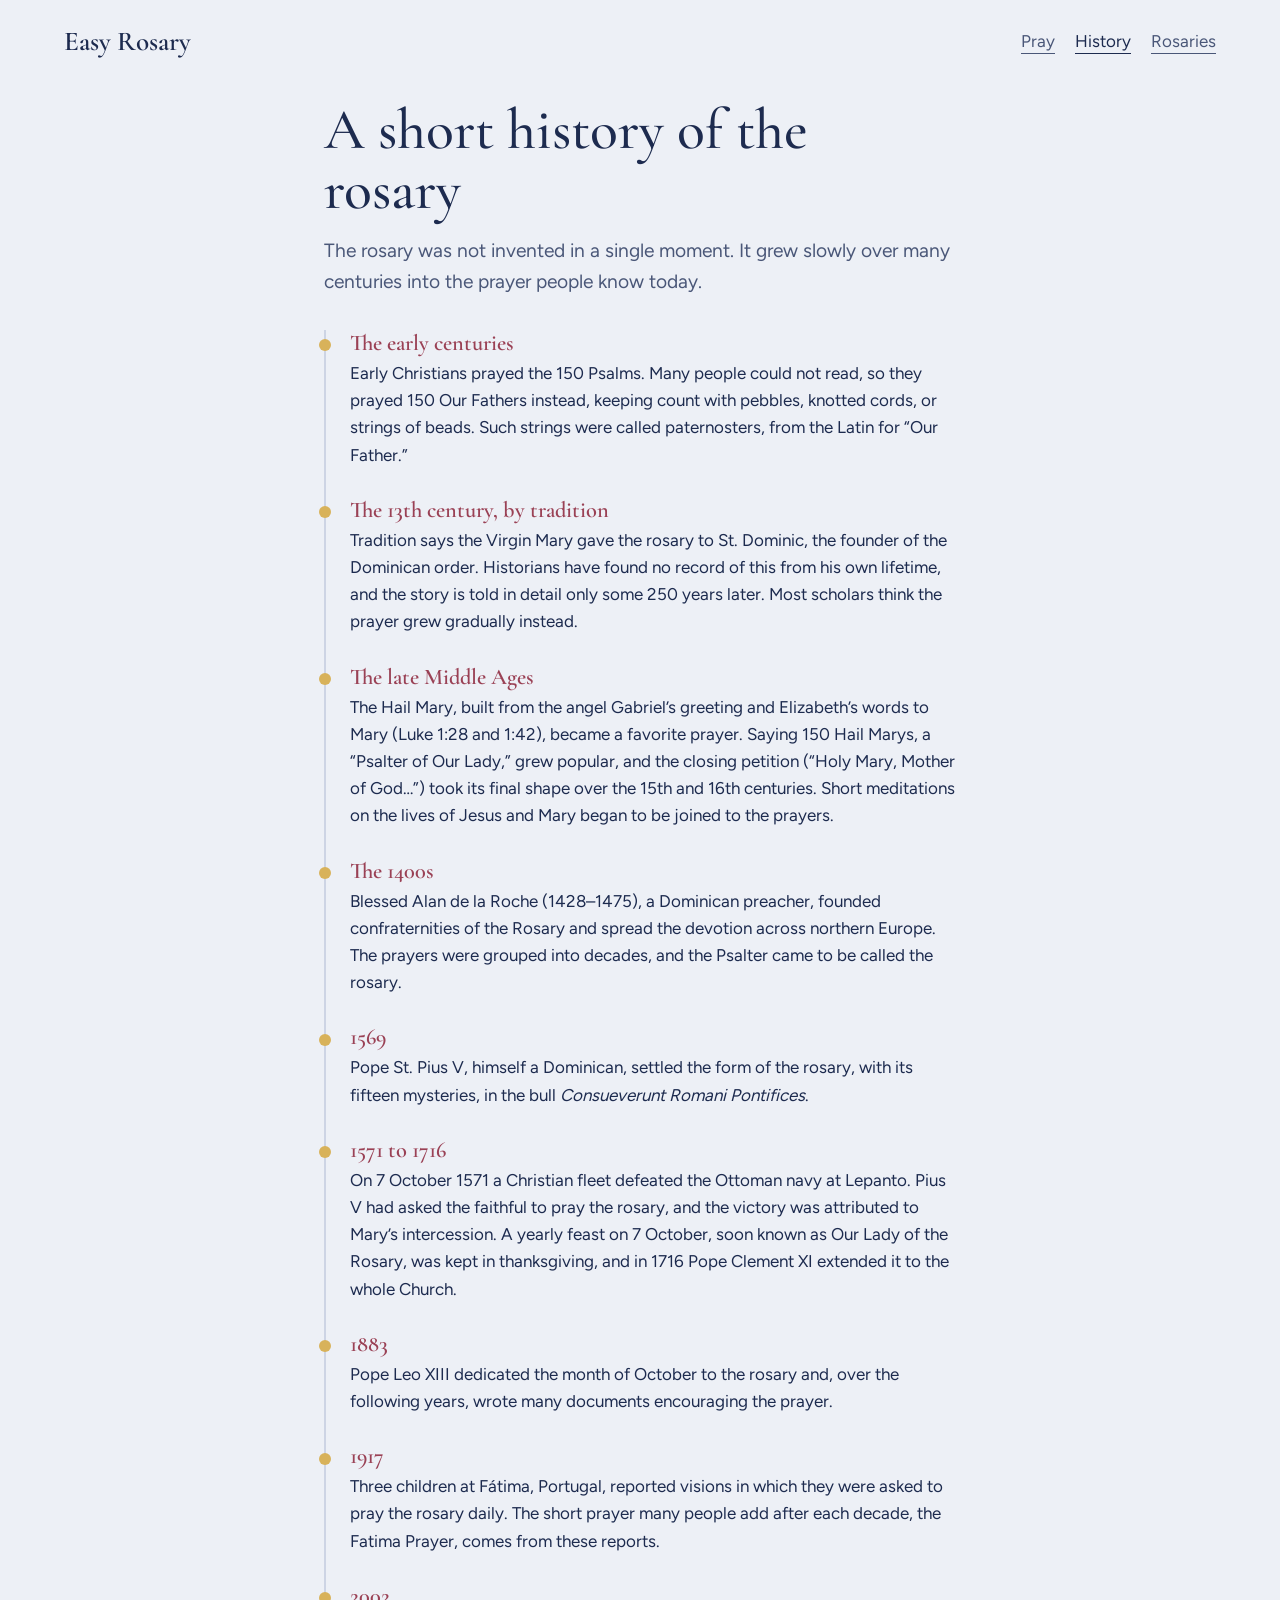
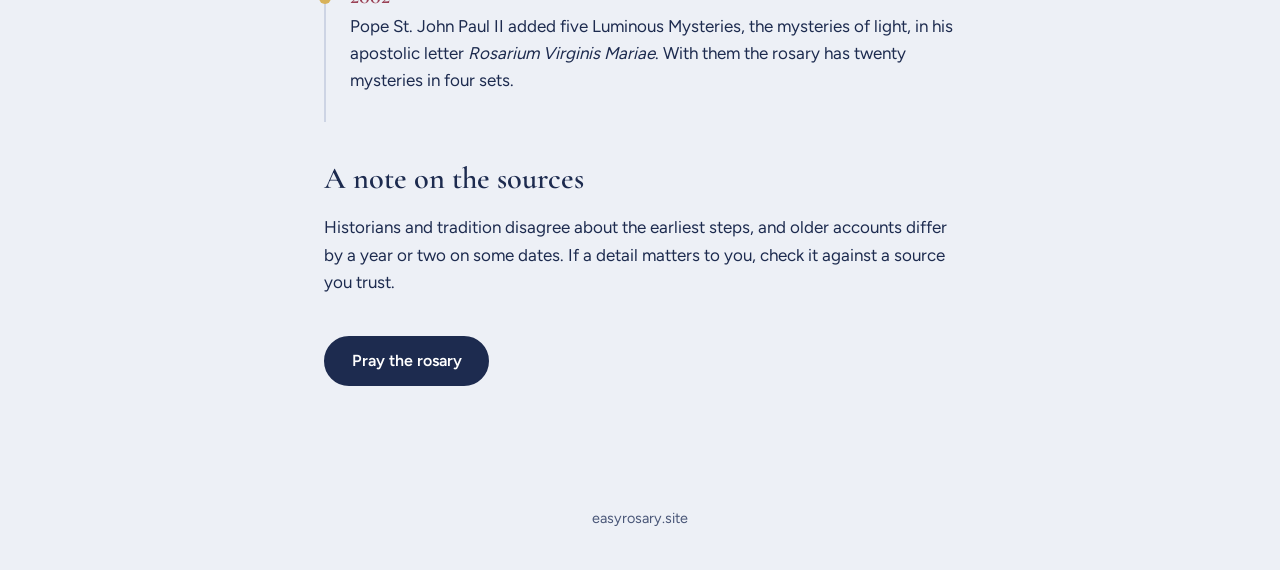
<file: history.html>
<!doctype html>
<html lang="en">
<head>
            <!-- Google tag (gtag.js) -->
<script async src="https://www.googletagmanager.com/gtag/js?id=G-B02FFT8TKE"></script>
<script>
  window.dataLayer = window.dataLayer || [];
  function gtag(){dataLayer.push(arguments);}
  gtag('js', new Date());

  gtag('config', 'G-B02FFT8TKE');
</script>
  <meta charset="utf-8">
  <meta name="viewport" content="width=device-width, initial-scale=1">
  <title>A Short History of the Rosary | Easy Rosary</title>
  <meta name="description" content="How the rosary grew over many centuries, from counting prayers on knotted cords to the twenty mysteries prayed today.">
  <meta property="og:type" content="website">
  <meta property="og:site_name" content="Easy Rosary">
  <meta property="og:title" content="A Short History of the Rosary | Easy Rosary">
  <meta property="og:description" content="How the rosary grew over many centuries, from counting prayers on knotted cords to the twenty mysteries prayed today.">
  <meta property="og:url" content="https://easyrosary.site/history">
  <meta property="og:image" content="https://easyrosary.site/icons/og-image.png">
  <meta property="og:image:width" content="1200">
  <meta property="og:image:height" content="630">
  <meta property="og:image:alt" content="Easy Rosary: a simple guide to praying the rosary">
  <meta name="twitter:card" content="summary_large_image">
  <link rel="canonical" href="https://easyrosary.site/history">
  <link rel="icon" href="data:image/svg+xml,%3Csvg xmlns='http://www.w3.org/2000/svg' viewBox='0 0 32 32'%3E%3Crect width='32' height='32' rx='7' fill='%231D2B4F'/%3E%3Cpath d='M14 5h4v7h6v4h-6v11h-4V16H8v-4h6z' fill='%23D8B25A'/%3E%3C/svg%3E">
  <link rel="preload" href="fonts/figtree-latin-400-normal.woff2" as="font" type="font/woff2" crossorigin>
  <link rel="preload" href="fonts/cormorant-garamond-latin-600-normal.woff2" as="font" type="font/woff2" crossorigin>
  <link rel="stylesheet" href="css/styles.css">
  <link rel="manifest" href="manifest.webmanifest">
  <link rel="apple-touch-icon" href="icons/apple-touch-icon.png">
  <meta name="theme-color" content="#EDF0F6" media="(prefers-color-scheme: light)">
  <meta name="theme-color" content="#101830" media="(prefers-color-scheme: dark)">
  <script src="js/pwa.js" defer></script>
</head>
<body>
  <a class="skip" href="#main">Skip to content</a>
  <header class="site-header">
    <a class="brand" href="home">Easy Rosary</a>
    <nav aria-label="Main"><a href="pray">Pray</a><a href="history" aria-current="page">History</a><a href="rosaries">Rosaries</a></nav>
  </header>

  <main id="main" class="page">
    <h1>A short history of the rosary</h1>
    <p class="lead">The rosary was not invented in a single moment. It grew slowly over many centuries into the prayer people know today.</p>

    <ol class="timeline">
      <li>
        <span class="when">The early centuries</span>
        <p>Early Christians prayed the 150 Psalms. Many people could not read, so they prayed 150 Our Fathers instead, keeping count with pebbles, knotted cords, or strings of beads. Such strings were called paternosters, from the Latin for “Our Father.”</p>
      </li>
      <li>
        <span class="when">The 13th century, by tradition</span>
        <p>Tradition says the Virgin Mary gave the rosary to St. Dominic, the founder of the Dominican order. Historians have found no record of this from his own lifetime, and the story is told in detail only some 250 years later. Most scholars think the prayer grew gradually instead.</p>
      </li>
      <li>
        <span class="when">The late Middle Ages</span>
        <p>The Hail Mary, built from the angel Gabriel’s greeting and Elizabeth’s words to Mary (Luke 1:28 and 1:42), became a favorite prayer. Saying 150 Hail Marys, a “Psalter of Our Lady,” grew popular, and the closing petition (“Holy Mary, Mother of God…”) took its final shape over the 15th and 16th centuries. Short meditations on the lives of Jesus and Mary began to be joined to the prayers.</p>
      </li>
      <li>
        <span class="when">The 1400s</span>
        <p>Blessed Alan de la Roche (1428–1475), a Dominican preacher, founded confraternities of the Rosary and spread the devotion across northern Europe. The prayers were grouped into decades, and the Psalter came to be called the rosary.</p>
      </li>
      <li>
        <span class="when">1569</span>
        <p>Pope St. Pius V, himself a Dominican, settled the form of the rosary, with its fifteen mysteries, in the bull <em>Consueverunt Romani Pontifices</em>.</p>
      </li>
      <li>
        <span class="when">1571 to 1716</span>
        <p>On 7 October 1571 a Christian fleet defeated the Ottoman navy at Lepanto. Pius V had asked the faithful to pray the rosary, and the victory was attributed to Mary’s intercession. A yearly feast on 7 October, soon known as Our Lady of the Rosary, was kept in thanksgiving, and in 1716 Pope Clement XI extended it to the whole Church.</p>
      </li>
      <li>
        <span class="when">1883</span>
        <p>Pope Leo XIII dedicated the month of October to the rosary and, over the following years, wrote many documents encouraging the prayer.</p>
      </li>
      <li>
        <span class="when">1917</span>
        <p>Three children at Fátima, Portugal, reported visions in which they were asked to pray the rosary daily. The short prayer many people add after each decade, the Fatima Prayer, comes from these reports.</p>
      </li>
      <li>
        <span class="when">2002</span>
        <p>Pope St. John Paul II added five Luminous Mysteries, the mysteries of light, in his apostolic letter <em>Rosarium Virginis Mariae</em>. With them the rosary has twenty mysteries in four sets.</p>
      </li>
    </ol>

    <h2>A note on the sources</h2>
    <p>Historians and tradition disagree about the earliest steps, and older accounts differ by a year or two on some dates. If a detail matters to you, check it against a source you trust.</p>

    <p class="page-cta"><a class="btn" href="pray">Pray the rosary</a></p>
  </main>

  <footer class="site-footer">easyrosary.site</footer>
</body>
</html>
</file>
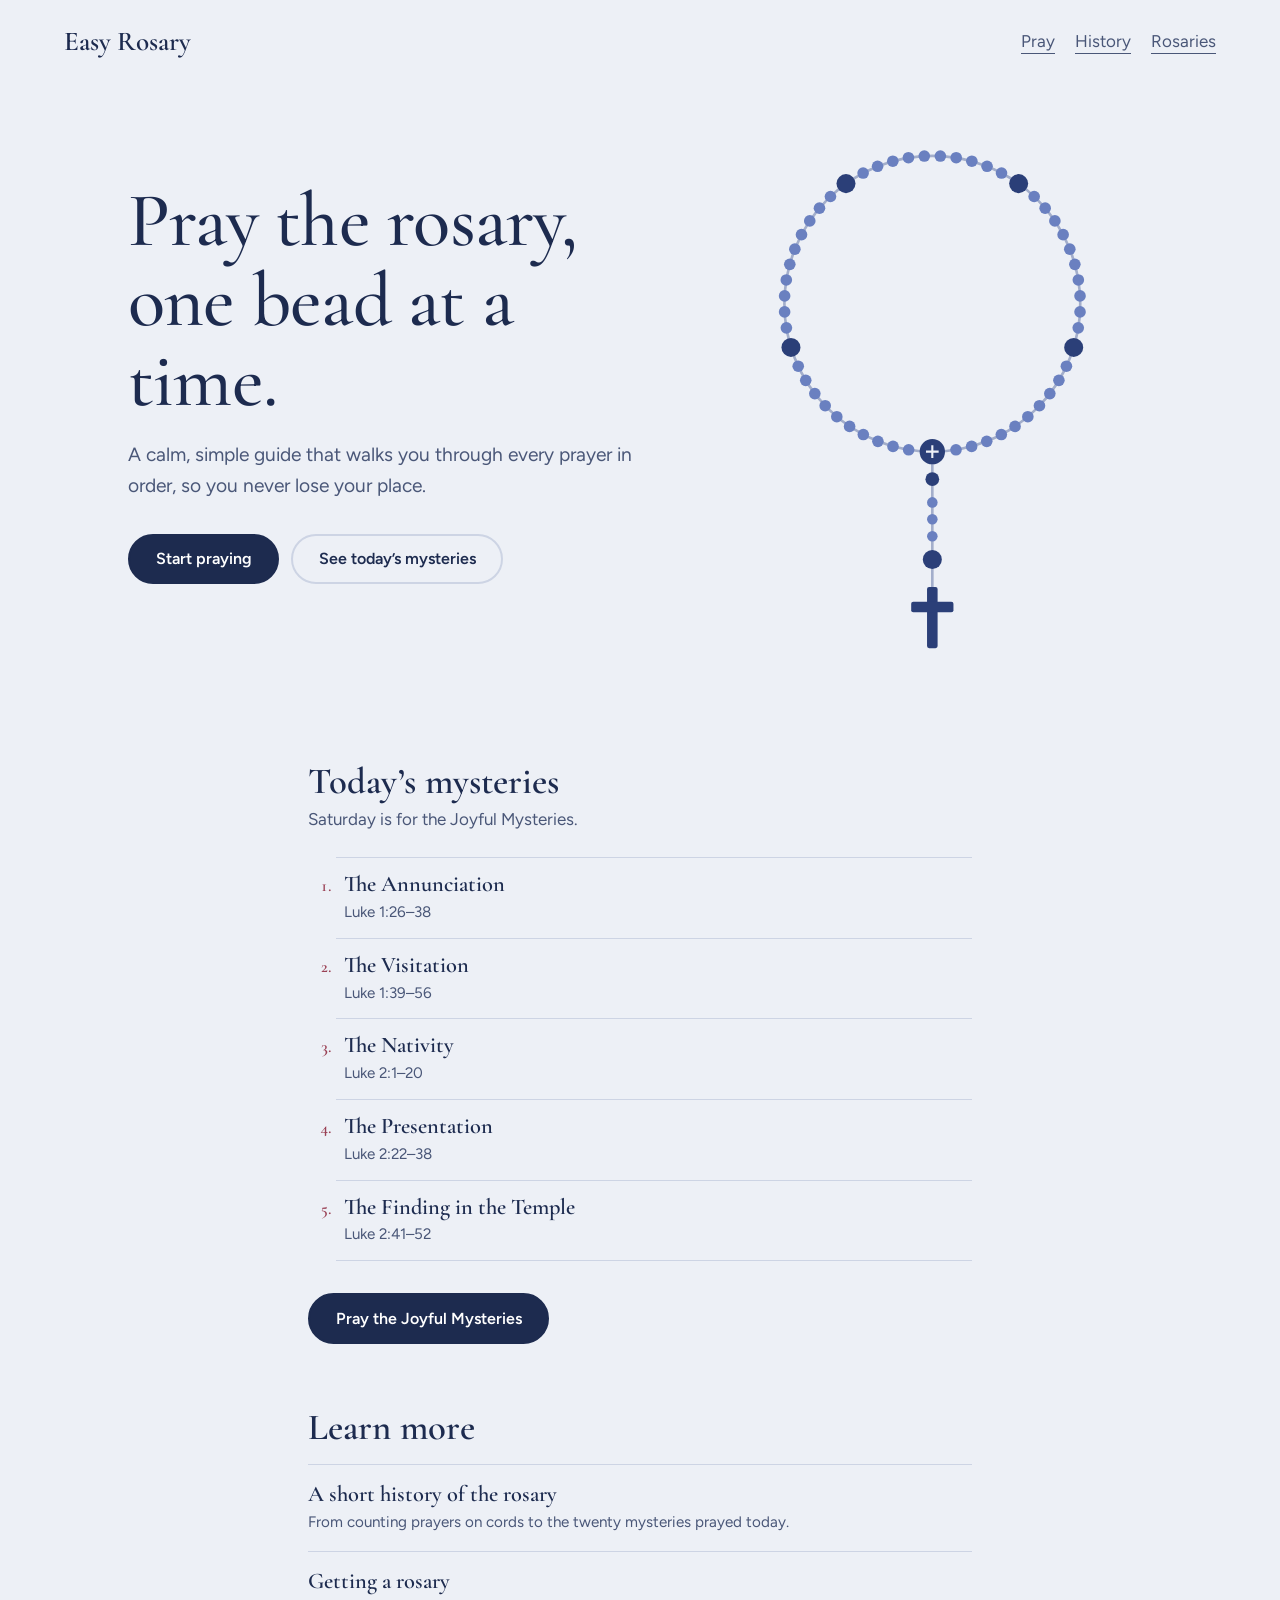
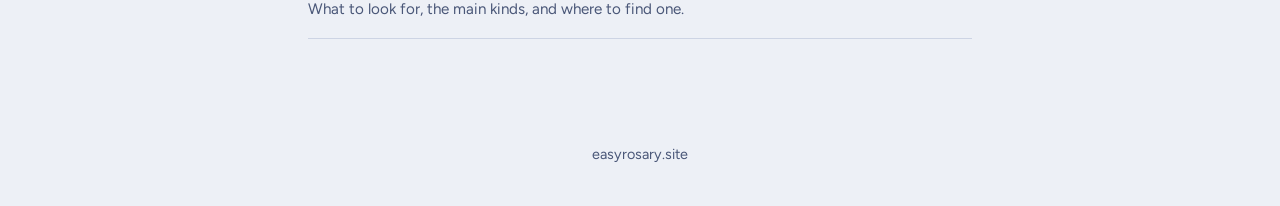
<file: home.html>
<!doctype html>
<html lang="en">
<head>
          <!-- Google tag (gtag.js) -->
<script async src="https://www.googletagmanager.com/gtag/js?id=G-B02FFT8TKE"></script>
<script>
  window.dataLayer = window.dataLayer || [];
  function gtag(){dataLayer.push(arguments);}
  gtag('js', new Date());

  gtag('config', 'G-B02FFT8TKE');
</script>
  <meta charset="utf-8">
  <meta name="viewport" content="width=device-width, initial-scale=1">
  <title>Easy Rosary: a simple guide to praying the rosary</title>
  <meta name="description" content="Pray the rosary step by step with a simple guided rosary. Every prayer in order, today’s mysteries, English or Latin, and it works offline.">
  <meta property="og:type" content="website">
  <meta property="og:site_name" content="Easy Rosary">
  <meta property="og:title" content="Easy Rosary: a simple guide to praying the rosary">
  <meta property="og:description" content="Pray the rosary step by step with a simple guided rosary. Every prayer in order, today’s mysteries, English or Latin, and it works offline.">
  <meta property="og:url" content="https://easyrosary.site/home">
  <meta property="og:image" content="https://easyrosary.site/icons/og-image.png">
  <meta property="og:image:width" content="1200">
  <meta property="og:image:height" content="630">
  <meta property="og:image:alt" content="Easy Rosary: a simple guide to praying the rosary">
  <meta name="twitter:card" content="summary_large_image">
  <link rel="canonical" href="https://easyrosary.site/home">
  <link rel="icon" href="data:image/svg+xml,%3Csvg xmlns='http://www.w3.org/2000/svg' viewBox='0 0 32 32'%3E%3Crect width='32' height='32' rx='7' fill='%231D2B4F'/%3E%3Cpath d='M14 5h4v7h6v4h-6v11h-4V16H8v-4h6z' fill='%23D8B25A'/%3E%3C/svg%3E">
  <link rel="preload" href="fonts/figtree-latin-400-normal.woff2" as="font" type="font/woff2" crossorigin>
  <link rel="preload" href="fonts/cormorant-garamond-latin-600-normal.woff2" as="font" type="font/woff2" crossorigin>
  <link rel="stylesheet" href="css/styles.css">
  <link rel="manifest" href="manifest.webmanifest">
  <link rel="apple-touch-icon" href="icons/apple-touch-icon.png">
  <meta name="theme-color" content="#EDF0F6" media="(prefers-color-scheme: light)">
  <meta name="theme-color" content="#101830" media="(prefers-color-scheme: dark)">
  <script src="js/pwa.js" defer></script>
  <script type="application/ld+json">
  {
    "@context": "https://schema.org",
    "@type": "WebSite",
    "name": "Easy Rosary",
    "alternateName": "EasyRosary",
    "url": "https://easyrosary.site/",
    "description": "A simple guide to praying the rosary, one bead at a time."
  }
  </script>
</head>
<body>
  <a class="skip" href="#main">Skip to content</a>
  <header class="site-header">
    <a class="brand" href="home">Easy Rosary</a>
    <nav aria-label="Main"><a href="pray">Pray</a><a href="history">History</a><a href="rosaries">Rosaries</a></nav>
  </header>

  <main id="main">
    <section class="hero">
      <div class="hero-copy">
        <h1>Pray the rosary, one bead at a time.</h1>
        <p class="lead">A calm, simple guide that walks you through every prayer in order, so you never lose your place.</p>
        <div class="actions">
          <a class="btn" href="pray">Start praying</a>
          <a class="btn ghost" href="#today">See today’s mysteries</a>
          <button type="button" class="btn ghost" data-install hidden>Install the app</button>
        </div>
      </div>
      <div class="hero-beads" id="hero-beads" aria-hidden="true"></div>
    </section>

    <section class="today" id="today" aria-labelledby="today-h">
      <h2 id="today-h">Today’s mysteries</h2>
      <p class="today-sub" id="today-sub"></p>
      <ol class="mystery-list" id="today-list"></ol>
      <a class="btn" id="today-cta" href="pray">Pray today’s mysteries</a>
      <noscript><p>Turn on JavaScript to see today’s mysteries.</p></noscript>
    </section>

    <section class="learn" aria-labelledby="learn-h">
      <h2 id="learn-h">Learn more</h2>
      <ul class="learn-list">
        <li><a href="history"><strong>A short history of the rosary</strong><span>From counting prayers on cords to the twenty mysteries prayed today.</span></a></li>
        <li><a href="rosaries"><strong>Getting a rosary</strong><span>What to look for, the main kinds, and where to find one.</span></a></li>
      </ul>
    </section>
  </main>

  <footer class="site-footer">easyrosary.site</footer>

  <script src="js/prayers.js"></script>
  <script src="js/rosary-svg.js"></script>
  <script src="js/home.js"></script>
</body>
</html>
</file>
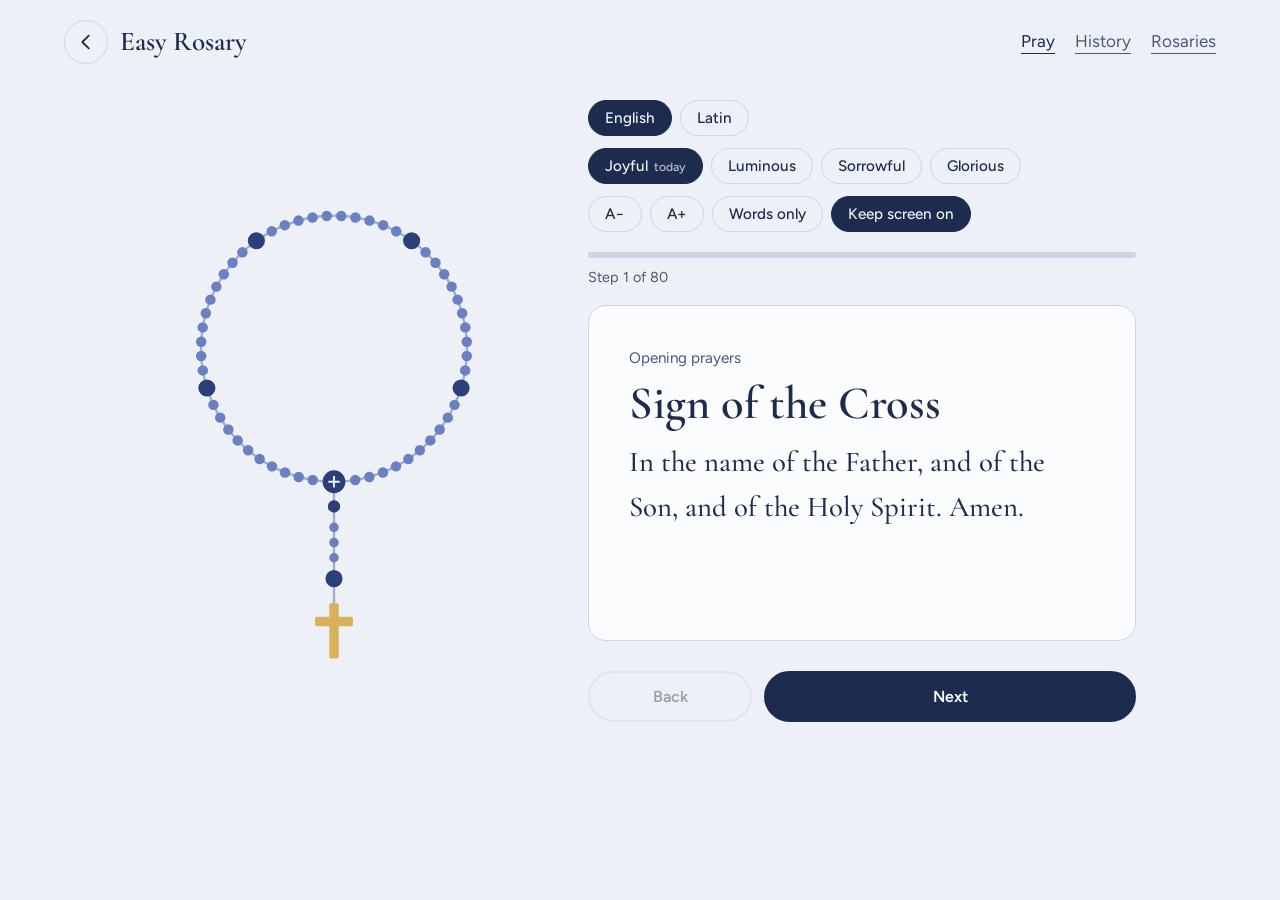
<file: pray.html>
<!doctype html>
<html lang="en">
<head>
            <!-- Google tag (gtag.js) -->
<script async src="https://www.googletagmanager.com/gtag/js?id=G-B02FFT8TKE"></script>
<script>
  window.dataLayer = window.dataLayer || [];
  function gtag(){dataLayer.push(arguments);}
  gtag('js', new Date());

  gtag('config', 'G-B02FFT8TKE');
</script>
  <meta charset="utf-8">
  <meta name="viewport" content="width=device-width, initial-scale=1">
  <title>Pray the Rosary Online, Step by Step | Easy Rosary</title>
  <meta name="description" content="A guided rosary that shows one prayer at a time and lights up each bead. Choose the mysteries, switch between English and Latin, and pray offline.">
  <meta property="og:type" content="website">
  <meta property="og:site_name" content="Easy Rosary">
  <meta property="og:title" content="Pray the Rosary Online, Step by Step | Easy Rosary">
  <meta property="og:description" content="A guided rosary that shows one prayer at a time and lights up each bead. Choose the mysteries, switch between English and Latin, and pray offline.">
  <meta property="og:url" content="https://easyrosary.site/pray">
  <meta property="og:image" content="https://easyrosary.site/icons/og-image.png">
  <meta property="og:image:width" content="1200">
  <meta property="og:image:height" content="630">
  <meta property="og:image:alt" content="Easy Rosary: a simple guide to praying the rosary">
  <meta name="twitter:card" content="summary_large_image">
  <link rel="canonical" href="https://easyrosary.site/pray">
  <link rel="icon" href="data:image/svg+xml,%3Csvg xmlns='http://www.w3.org/2000/svg' viewBox='0 0 32 32'%3E%3Crect width='32' height='32' rx='7' fill='%231D2B4F'/%3E%3Cpath d='M14 5h4v7h6v4h-6v11h-4V16H8v-4h6z' fill='%23D8B25A'/%3E%3C/svg%3E">
  <link rel="preload" href="fonts/figtree-latin-400-normal.woff2" as="font" type="font/woff2" crossorigin>
  <link rel="preload" href="fonts/cormorant-garamond-latin-600-normal.woff2" as="font" type="font/woff2" crossorigin>
  <link rel="stylesheet" href="css/styles.css">
  <link rel="manifest" href="manifest.webmanifest">
  <link rel="apple-touch-icon" href="icons/apple-touch-icon.png">
  <meta name="theme-color" content="#EDF0F6" media="(prefers-color-scheme: light)">
  <meta name="theme-color" content="#101830" media="(prefers-color-scheme: dark)">
  <script src="js/pwa.js" defer></script>
</head>
<body>
  <a class="skip" href="#main">Skip to content</a>
  <header class="site-header">
    <div class="header-left">
      <a class="back" href="home" aria-label="Back to home">
        <svg viewBox="0 0 24 24" aria-hidden="true" focusable="false"><path d="M15 5l-7 7 7 7"/></svg>
      </a>
      <a class="brand" href="home">Easy Rosary</a>
    </div>
    <nav aria-label="Main"><a href="pray" aria-current="page">Pray</a><a href="history">History</a><a href="rosaries">Rosaries</a></nav>
  </header>

  <main id="main" class="pray">
    <h1 class="visually-hidden">Pray the rosary online, step by step</h1>
    <div class="beads-pane"><div class="beads" id="beads"></div></div>

    <section class="guide" aria-label="Guided rosary">
      <div class="lang-picker" id="lang-picker" role="group" aria-label="Language of the prayers"></div>
      <div class="set-picker" id="set-picker" role="group" aria-label="Choose the mysteries"></div>
      <div class="view-options" role="group" aria-label="Display options">
        <button type="button" class="chip" id="text-smaller" aria-label="Smaller text">A−</button>
        <button type="button" class="chip" id="text-larger" aria-label="Larger text">A+</button>
        <button type="button" class="chip" id="words-only" aria-pressed="false">Words only</button>
        <button type="button" class="chip" id="awake" aria-pressed="true">Keep screen on</button>
      </div>
      <div class="progress">
        <div class="bar" id="bar" role="progressbar" aria-label="Rosary progress" aria-valuemin="0" aria-valuemax="100"><span id="bar-fill"></span></div>
        <p id="step-count"></p>
      </div>
      <article class="card" id="card" aria-live="polite"></article>
      <div class="controls">
        <button type="button" class="btn ghost" id="back">Back</button>
        <button type="button" class="btn" id="next">Next</button>
      </div>
      <noscript><p>The guided rosary needs JavaScript.</p></noscript>
    </section>
  </main>

  <script src="js/prayers.js"></script>
  <script src="js/rosary-svg.js"></script>
  <script src="js/pray.js"></script>
</body>
</html>
</file>
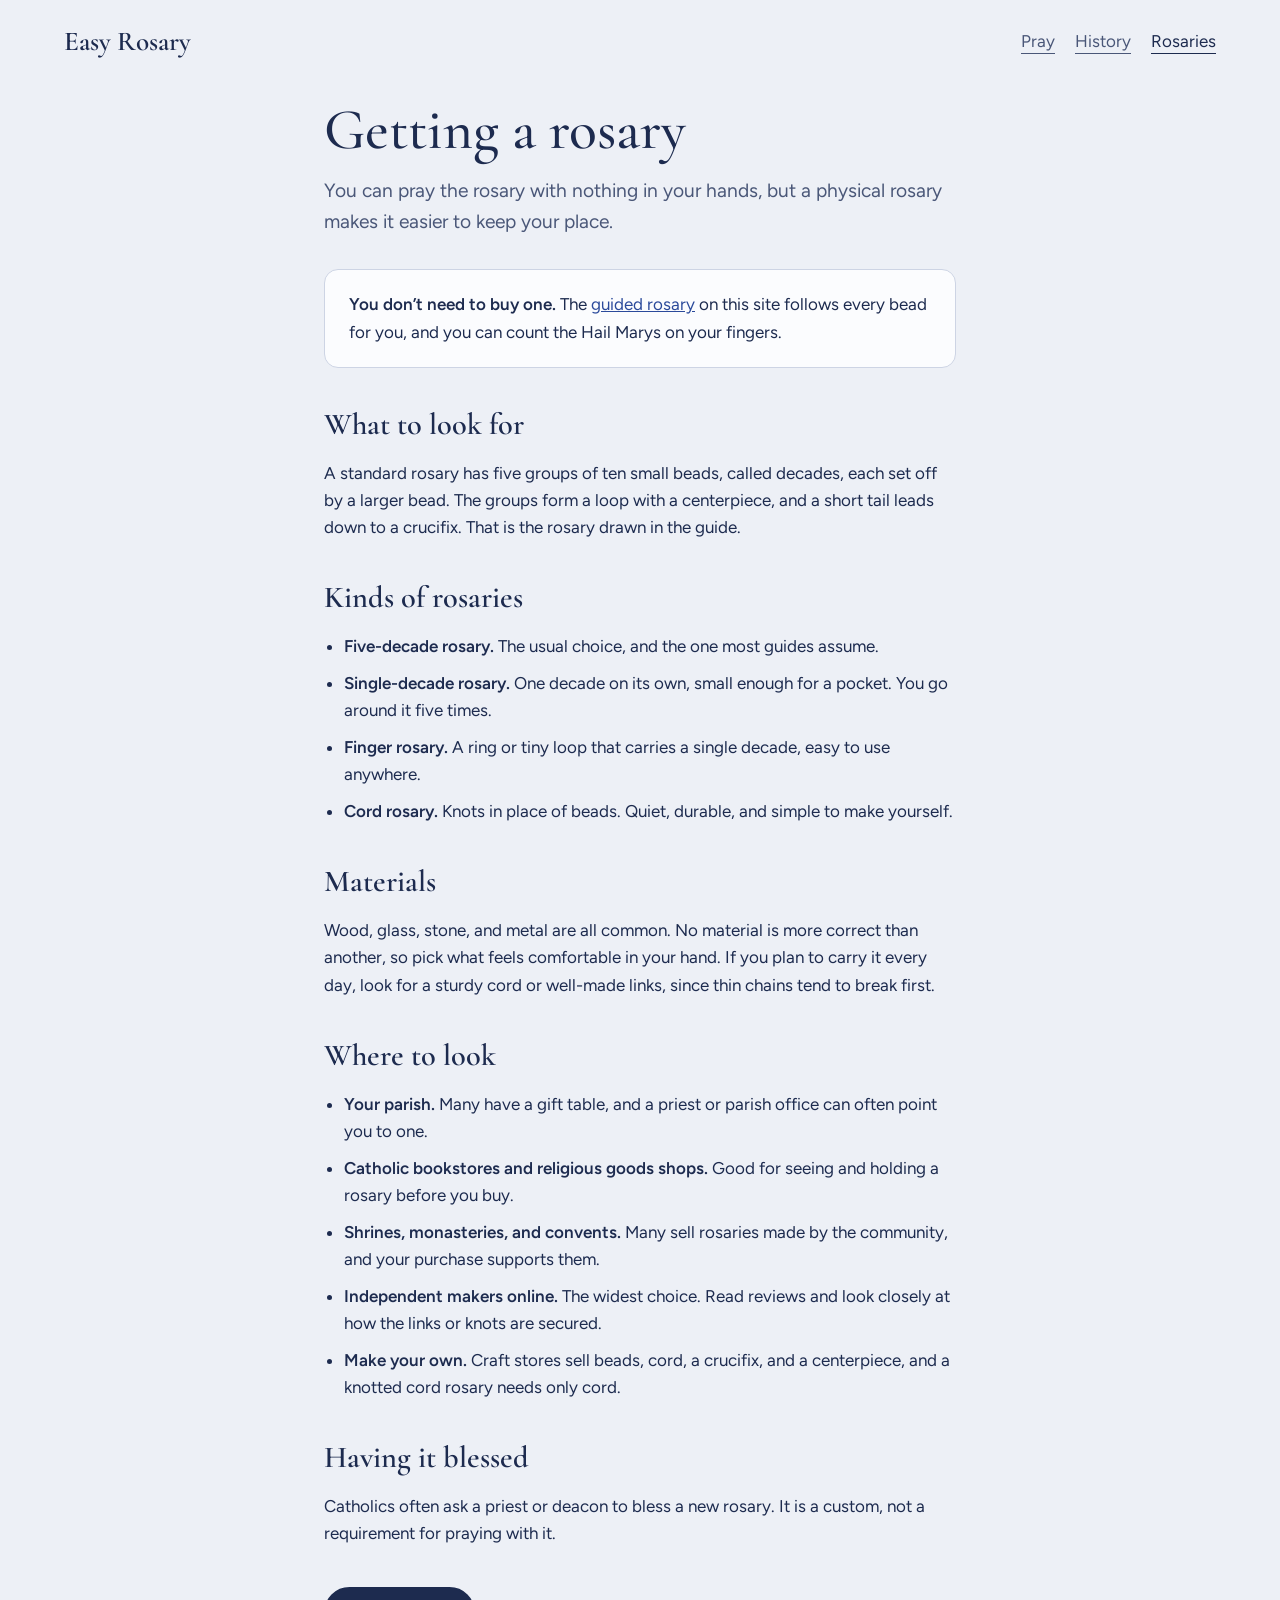
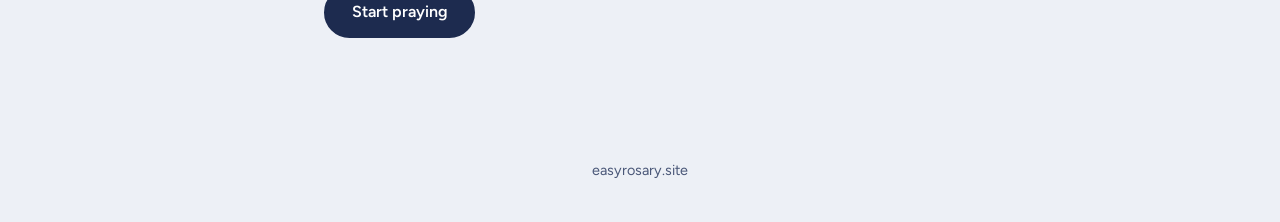
<file: rosaries.html>
<!doctype html>
<html lang="en">
<head>
          <!-- Google tag (gtag.js) -->
<script async src="https://www.googletagmanager.com/gtag/js?id=G-B02FFT8TKE"></script>
<script>
  window.dataLayer = window.dataLayer || [];
  function gtag(){dataLayer.push(arguments);}
  gtag('js', new Date());

  gtag('config', 'G-B02FFT8TKE');
</script>
  <meta charset="utf-8">
  <meta name="viewport" content="width=device-width, initial-scale=1">
  <title>Where to Get a Rosary and What to Look For | Easy Rosary</title>
  <meta name="description" content="What to look for in a rosary, the main kinds and materials, and where to find one, from parish gift shops to monastery makers.">
  <meta property="og:type" content="website">
  <meta property="og:site_name" content="Easy Rosary">
  <meta property="og:title" content="Where to Get a Rosary and What to Look For | Easy Rosary">
  <meta property="og:description" content="What to look for in a rosary, the main kinds and materials, and where to find one, from parish gift shops to monastery makers.">
  <meta property="og:url" content="https://easyrosary.site/rosaries">
  <meta property="og:image" content="https://easyrosary.site/icons/og-image.png">
  <meta property="og:image:width" content="1200">
  <meta property="og:image:height" content="630">
  <meta property="og:image:alt" content="Easy Rosary: a simple guide to praying the rosary">
  <meta name="twitter:card" content="summary_large_image">
  <link rel="canonical" href="https://easyrosary.site/rosaries">
  <link rel="icon" href="data:image/svg+xml,%3Csvg xmlns='http://www.w3.org/2000/svg' viewBox='0 0 32 32'%3E%3Crect width='32' height='32' rx='7' fill='%231D2B4F'/%3E%3Cpath d='M14 5h4v7h6v4h-6v11h-4V16H8v-4h6z' fill='%23D8B25A'/%3E%3C/svg%3E">
  <link rel="preload" href="fonts/figtree-latin-400-normal.woff2" as="font" type="font/woff2" crossorigin>
  <link rel="preload" href="fonts/cormorant-garamond-latin-600-normal.woff2" as="font" type="font/woff2" crossorigin>
  <link rel="stylesheet" href="css/styles.css">
  <link rel="manifest" href="manifest.webmanifest">
  <link rel="apple-touch-icon" href="icons/apple-touch-icon.png">
  <meta name="theme-color" content="#EDF0F6" media="(prefers-color-scheme: light)">
  <meta name="theme-color" content="#101830" media="(prefers-color-scheme: dark)">
  <script src="js/pwa.js" defer></script>
</head>
<body>
  <a class="skip" href="#main">Skip to content</a>
  <header class="site-header">
    <a class="brand" href="home">Easy Rosary</a>
    <nav aria-label="Main"><a href="pray">Pray</a><a href="history">History</a><a href="rosaries" aria-current="page">Rosaries</a></nav>
  </header>

  <main id="main" class="page">
    <h1>Getting a rosary</h1>
    <p class="lead">You can pray the rosary with nothing in your hands, but a physical rosary makes it easier to keep your place.</p>

    <aside class="callout">
      <p><strong>You don’t need to buy one.</strong> The <a href="pray">guided rosary</a> on this site follows every bead for you, and you can count the Hail Marys on your fingers.</p>
    </aside>

    <h2>What to look for</h2>
    <p>A standard rosary has five groups of ten small beads, called decades, each set off by a larger bead. The groups form a loop with a centerpiece, and a short tail leads down to a crucifix. That is the rosary drawn in the guide.</p>

    <h2>Kinds of rosaries</h2>
    <ul>
      <li><strong>Five-decade rosary.</strong> The usual choice, and the one most guides assume.</li>
      <li><strong>Single-decade rosary.</strong> One decade on its own, small enough for a pocket. You go around it five times.</li>
      <li><strong>Finger rosary.</strong> A ring or tiny loop that carries a single decade, easy to use anywhere.</li>
      <li><strong>Cord rosary.</strong> Knots in place of beads. Quiet, durable, and simple to make yourself.</li>
    </ul>

    <h2>Materials</h2>
    <p>Wood, glass, stone, and metal are all common. No material is more correct than another, so pick what feels comfortable in your hand. If you plan to carry it every day, look for a sturdy cord or well-made links, since thin chains tend to break first.</p>

    <h2>Where to look</h2>
    <ul>
      <li><strong>Your parish.</strong> Many have a gift table, and a priest or parish office can often point you to one.</li>
      <li><strong>Catholic bookstores and religious goods shops.</strong> Good for seeing and holding a rosary before you buy.</li>
      <li><strong>Shrines, monasteries, and convents.</strong> Many sell rosaries made by the community, and your purchase supports them.</li>
      <li><strong>Independent makers online.</strong> The widest choice. Read reviews and look closely at how the links or knots are secured.</li>
      <li><strong>Make your own.</strong> Craft stores sell beads, cord, a crucifix, and a centerpiece, and a knotted cord rosary needs only cord.</li>
    </ul>

    <h2>Having it blessed</h2>
    <p>Catholics often ask a priest or deacon to bless a new rosary. It is a custom, not a requirement for praying with it.</p>

    <p class="page-cta"><a class="btn" href="pray">Start praying</a></p>
  </main>

  <footer class="site-footer">easyrosary.site</footer>
</body>
</html>
</file>
<file: css/styles.css>
/* Fonts are self-hosted (SIL Open Font License, see fonts/). */
@font-face { font-family: 'Cormorant Garamond'; font-style: normal; font-weight: 500; font-display: swap; src: url('../fonts/cormorant-garamond-latin-500-normal.woff2') format('woff2'); }
@font-face { font-family: 'Cormorant Garamond'; font-style: normal; font-weight: 600; font-display: swap; src: url('../fonts/cormorant-garamond-latin-600-normal.woff2') format('woff2'); }
@font-face { font-family: 'Figtree'; font-style: normal; font-weight: 400; font-display: swap; src: url('../fonts/figtree-latin-400-normal.woff2') format('woff2'); }
@font-face { font-family: 'Figtree'; font-style: normal; font-weight: 500; font-display: swap; src: url('../fonts/figtree-latin-500-normal.woff2') format('woff2'); }
@font-face { font-family: 'Figtree'; font-style: normal; font-weight: 600; font-display: swap; src: url('../fonts/figtree-latin-600-normal.woff2') format('woff2'); }

:root {
  --veil: #EDF0F6;
  --paper: #FBFCFE;
  --ink: #1D2B4F;
  --soft: #4A5778;
  --lapis: #2B4A9B;
  --rose: #9A4155;
  --line: #CDD4E4;
  --bead: #6A80C0;
  --bead-deep: #2B3F78;
  --bead-done: #BAC4E0;
  --string: #A3AECB;
  --current: #D8B25A;
  --current-ring: rgba(184, 144, 58, .4);
  --btn-bg: #1D2B4F;
  --btn-fg: #FFFFFF;
  --serif: 'Cormorant Garamond', 'Iowan Old Style', 'Palatino Linotype', Palatino, Georgia, serif;
  --sans: 'Figtree', system-ui, -apple-system, 'Segoe UI', Roboto, sans-serif;
}

@media (prefers-color-scheme: dark) {
  :root {
    --veil: #101830;
    --paper: #182244;
    --ink: #E9ECF5;
    --soft: #A9B3CF;
    --lapis: #93AAEB;
    --rose: #E8A0B0;
    --line: #2C3963;
    --bead: #6F86CC;
    --bead-deep: #9DB1EE;
    --bead-done: #2F3C69;
    --string: #3B4876;
    --current: #E8C46A;
    --current-ring: rgba(232, 196, 106, .35);
    --btn-bg: #E8C46A;
    --btn-fg: #14203D;
  }
}

*, *::before, *::after { box-sizing: border-box; }
[hidden] { display: none !important; }
html { -webkit-text-size-adjust: 100%; }
body {
  margin: 0;
  background: var(--veil);
  color: var(--ink);
  font-family: var(--sans);
  font-size: 1.0625rem;
  line-height: 1.6;
}
:focus-visible { outline: 3px solid var(--lapis); outline-offset: 3px; }

.skip { position: absolute; left: -999px; top: 0; }
.skip:focus { left: 1rem; top: 1rem; background: var(--paper); padding: .5rem 1rem; border-radius: 8px; z-index: 10; }

/* Header and footer */
.site-header {
  display: flex; align-items: center; justify-content: space-between;
  padding: 1.25rem clamp(1.25rem, 5vw, 4rem);
}
.brand { font-family: var(--serif); font-weight: 600; font-size: 1.7rem; color: var(--ink); text-decoration: none; }
.site-header nav a { color: var(--soft); text-underline-offset: 6px; }
.site-header nav a:hover, .site-header nav a[aria-current] { color: var(--ink); }
.site-footer { padding: 2.5rem 1rem; text-align: center; color: var(--soft); font-size: .9rem; }

/* Buttons */
.btn {
  display: inline-block; cursor: pointer; text-align: center; text-decoration: none;
  font: 600 1rem/1 var(--sans);
  padding: .95rem 1.6rem; border-radius: 999px;
  border: 2px solid var(--btn-bg); background: var(--btn-bg); color: var(--btn-fg);
}
.btn.ghost { background: transparent; color: var(--ink); border-color: var(--line); }
.btn:disabled { opacity: .4; cursor: default; }

/* Home */
.hero {
  display: grid; grid-template-columns: 1.1fr .9fr; align-items: center; gap: 3rem;
  max-width: 72rem; margin: 0 auto; padding: 1rem clamp(1.25rem, 5vw, 4rem) 3rem;
  min-height: 70vh;
}
.hero h1 {
  font-family: var(--serif); font-weight: 500;
  font-size: clamp(2.7rem, 6.5vw, 4.8rem); line-height: 1.04; letter-spacing: -.01em;
  margin: 0 0 1.25rem; max-width: 11em;
}
.lead { font-size: 1.2rem; color: var(--soft); max-width: 31em; margin: 0 0 2rem; }
.actions { display: flex; flex-wrap: wrap; gap: .75rem; }
.hero-beads { display: flex; justify-content: center; }
.hero-beads svg { height: min(66vh, 560px); width: auto; max-width: 100%; }

.today { max-width: 44rem; margin: 0 auto; padding: 3rem 1.25rem 4rem; }
.today h2 { font-family: var(--serif); font-weight: 600; font-size: 2.3rem; line-height: 1.1; margin: 0 0 .25rem; }
.today-sub { margin: 0 0 1.5rem; color: var(--soft); }
.mystery-list { margin: 0 0 2rem; padding-left: 1.75rem; }
.mystery-list li { padding: .8rem 0 .8rem .5rem; border-top: 1px solid var(--line); }
.mystery-list li:last-child { border-bottom: 1px solid var(--line); }
.mystery-list li::marker { font-family: var(--serif); font-weight: 600; color: var(--rose); }
.mystery-list strong { display: block; font-family: var(--serif); font-size: 1.4rem; font-weight: 600; line-height: 1.2; }
.mystery-list span { color: var(--soft); font-size: .95rem; }

/* Guided rosary */
.pray {
  display: grid; grid-template-columns: minmax(260px, 380px) minmax(0, 1fr);
  gap: clamp(1.5rem, 5vw, 4.5rem); align-items: start;
  max-width: 68rem; margin: 0 auto; padding: 1rem clamp(1.25rem, 5vw, 3rem) 3rem;
}
.beads-pane { position: sticky; top: 1rem; }
.beads { height: min(78vh, 640px); display: flex; justify-content: center; }
.beads svg { height: 100%; width: auto; max-width: 100%; }

.set-picker { display: flex; flex-wrap: wrap; gap: .5rem; margin-bottom: .75rem; }
.chip {
  cursor: pointer; font: 500 .95rem var(--sans); color: var(--ink);
  background: transparent; border: 1.5px solid var(--line); border-radius: 999px; padding: .5rem 1rem;
}
.chip[aria-pressed="true"] { background: var(--ink); color: var(--veil); border-color: var(--ink); }
.chip small { margin-left: .4rem; font-size: .8em; opacity: .75; }
.lang-picker { display: flex; flex-wrap: wrap; gap: .5rem; margin-bottom: .75rem; }

.alt { margin: 0 0 .75rem; color: var(--soft); }
.translation { margin-top: 1.5rem; max-width: 34em; padding-top: 1rem; border-top: 1px solid var(--line); }
.translation summary { cursor: pointer; font-weight: 600; color: var(--lapis); }
.translation-text { margin: .75rem 0 0; font-family: var(--serif); font-size: calc(1.2rem * var(--text-scale, 1)); line-height: 1.55; color: var(--soft); }

.progress { margin-bottom: 1rem; }
.bar { height: 6px; background: var(--line); border-radius: 3px; overflow: hidden; }
#bar-fill { display: block; height: 100%; width: 0; background: var(--current); transition: width .25s; }
#step-count { margin: .5rem 0 0; font-size: .9rem; color: var(--soft); }

.card {
  background: var(--paper); border: 1px solid var(--line); border-radius: 18px;
  padding: clamp(1.5rem, 4vw, 2.5rem); min-height: 21rem;
}
.section { margin: 0 0 .5rem; font-size: .95rem; color: var(--soft); }
.ordinal { margin: 0 0 .25rem; font-weight: 600; color: var(--rose); }
.prayer-title {
  font-family: var(--serif); font-weight: 600; line-height: 1.08;
  font-size: clamp(2rem, 5vw, 2.9rem); margin: 0 0 .75rem;
}
.count { display: inline-block; margin: 0 0 .75rem; font-weight: 600; color: var(--lapis); }
.context { margin: 0 0 1.25rem; color: var(--soft); }
.scripture { margin: 0 0 1.25rem; font-family: var(--serif); font-size: 1.5rem; font-weight: 500; }
.prayer-text {
  margin: 0; max-width: 34em;
  font-family: var(--serif); font-weight: 500; line-height: 1.55;
  font-size: calc(clamp(1.35rem, 3.2vw, 1.8rem) * var(--text-scale, 1));
}
.note { color: var(--soft); margin: 1rem 0 0; max-width: 34em; }
.card .btn { margin-top: 1.5rem; }

.controls {
  display: flex; gap: .75rem; margin-top: 1rem;
  position: sticky; bottom: 0; padding: .9rem 0 .5rem; background: var(--veil);
}
.controls .ghost { flex: 0 0 30%; }
.controls #next { flex: 1; }

/* Rosary drawing */
.rosary .string { fill: none; stroke: var(--string); stroke-width: 2.5; }
.bead { fill: var(--bead); stroke: transparent; stroke-width: 0; transition: fill .2s; }
.bead.large, .bead.mid { fill: var(--bead-deep); }
.bead.done { fill: var(--bead-done); }
.bead.current { fill: var(--current); stroke: var(--current-ring); stroke-width: 7; }
.medal { fill: var(--bead-deep); }
.medal-mark { fill: none; stroke: var(--veil); stroke-width: 2; }
.cross rect { fill: var(--bead-deep); }
.medal.done, .cross.done rect { fill: var(--bead-done); }
.medal.current, .cross.current rect { fill: var(--current); }

@media (max-width: 820px) {
  .hero { grid-template-columns: 1fr; min-height: 0; gap: 2rem; }
  .hero-beads svg { height: 340px; }
  .pray { grid-template-columns: 1fr; gap: 1rem; }
  .beads-pane { position: static; }
  .beads { height: min(32vh, 280px); }
  .card { min-height: 0; }
}

@media (prefers-reduced-motion: reduce) {
  * { transition: none !important; }
}

/* Header: back arrow, nav, wrapping on small screens */
.site-header { flex-wrap: wrap; gap: .5rem 1rem; }
.header-left { display: flex; align-items: center; gap: .75rem; }
.site-header nav { display: flex; gap: 1.25rem; }
.back {
  display: inline-flex; align-items: center; justify-content: center;
  width: 44px; height: 44px; border-radius: 50%;
  border: 1.5px solid var(--line); color: var(--ink);
}
.back:hover { background: var(--paper); }
.back svg { width: 22px; height: 22px; fill: none; stroke: currentColor; stroke-width: 2; stroke-linecap: round; stroke-linejoin: round; }

/* Home: learn more */
.learn { max-width: 44rem; margin: 0 auto; padding: 0 1.25rem 4rem; }
.learn h2 { font-family: var(--serif); font-weight: 600; font-size: 2.3rem; line-height: 1.1; margin: 0 0 1rem; }
.learn-list { list-style: none; margin: 0; padding: 0; }
.learn-list li { border-top: 1px solid var(--line); }
.learn-list li:last-child { border-bottom: 1px solid var(--line); }
.learn-list a { display: block; padding: 1rem 0; color: inherit; text-decoration: none; }
.learn-list strong { display: block; font-family: var(--serif); font-size: 1.4rem; font-weight: 600; line-height: 1.2; }
.learn-list span { color: var(--soft); font-size: .95rem; }
.learn-list a:hover strong { text-decoration: underline; text-underline-offset: 4px; }

/* Content pages */
.page { max-width: 42rem; margin: 0 auto; padding: 1rem 1.25rem 4rem; }
.page h1 { font-family: var(--serif); font-weight: 500; font-size: clamp(2.4rem, 6vw, 3.6rem); line-height: 1.05; margin: 0 0 1rem; }
.page h2 { font-family: var(--serif); font-weight: 600; font-size: 1.9rem; line-height: 1.15; margin: 2.5rem 0 .5rem; }
.page p, .page ul { max-width: 38em; }
.page ul { padding-left: 1.25rem; }
.page li { margin: .6rem 0; }
.page a:not(.btn) { color: var(--lapis); }
.page-cta { margin-top: 2.5rem; }
.callout { background: var(--paper); border: 1px solid var(--line); border-radius: 14px; padding: .25rem 1.5rem; max-width: 38em; }

.timeline { list-style: none; margin: 2rem 0 0; padding: 0; border-left: 2px solid var(--line); }
.timeline li { position: relative; margin: 0; padding: 0 0 1.75rem 1.5rem; }
.timeline li::before { content: ""; position: absolute; left: -7px; top: .6rem; width: 12px; height: 12px; border-radius: 50%; background: var(--current); }
.timeline .when { display: block; font-family: var(--serif); font-weight: 600; font-size: 1.4rem; line-height: 1.2; color: var(--rose); }
.timeline p { margin: .2rem 0 0; }

@media (max-width: 480px) {
  .brand { font-size: 1.45rem; }
  .site-header nav { gap: 1rem; font-size: .95rem; }
}

/* Display options and words-only mode */
.view-options { display: flex; flex-wrap: wrap; gap: .5rem; margin-bottom: 1.25rem; }
.chip:disabled { opacity: .4; cursor: default; }
.pray.words-only { grid-template-columns: minmax(0, 46rem); justify-content: center; }
.pray.words-only .beads-pane { display: none; }

/* Text for search engines and screen readers only */
.visually-hidden { position: absolute; width: 1px; height: 1px; margin: -1px; padding: 0; overflow: hidden; clip: rect(0 0 0 0); white-space: nowrap; border: 0; }
</file>
